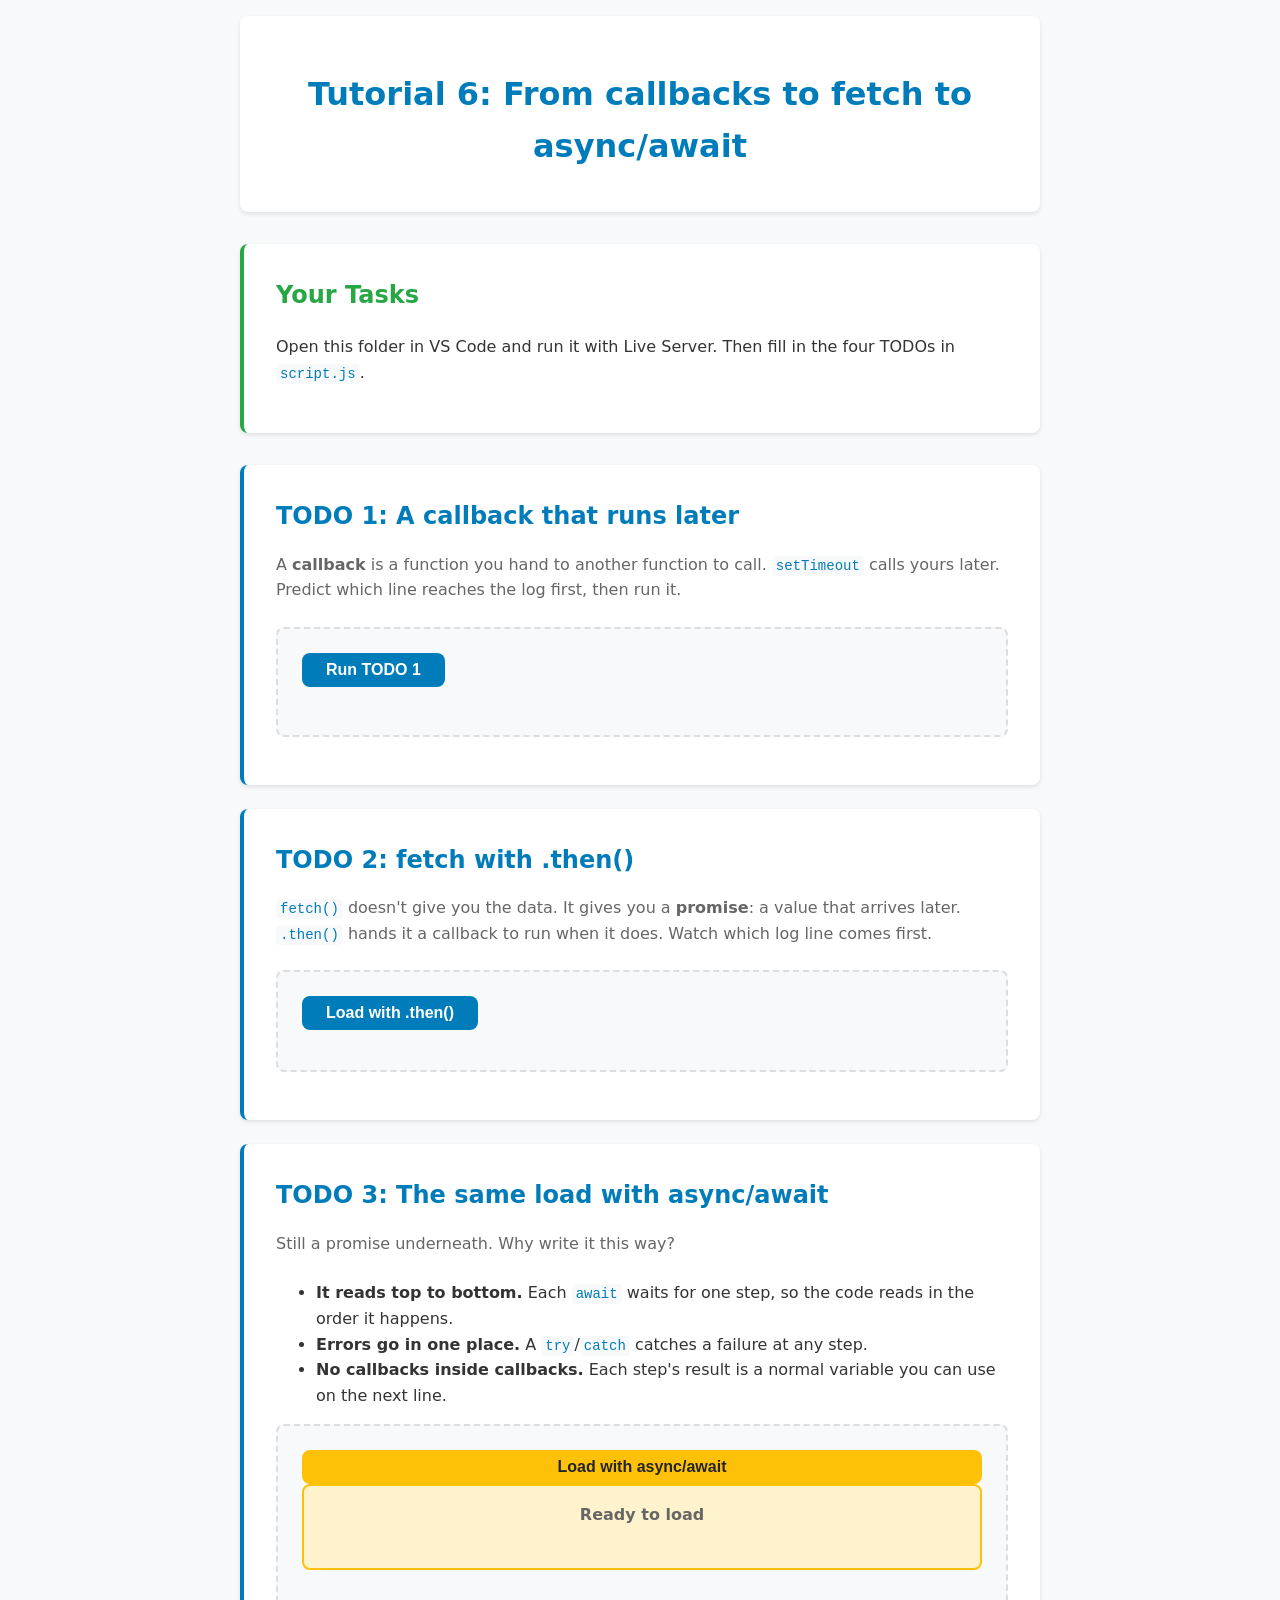
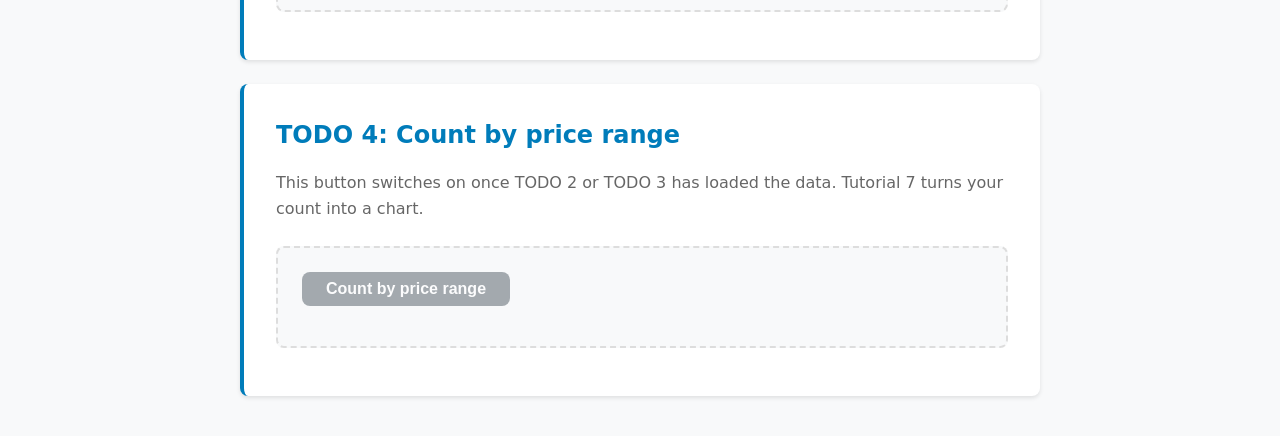
<file: index.html>
<!DOCTYPE html>
<html lang="en">
<head>
    <meta charset="UTF-8">
    <meta name="viewport" content="width=device-width, initial-scale=1.0">
    <title>Tutorial 6: From callbacks to fetch to async/await</title>
    <link rel="stylesheet" href="style.css">
</head>
<body>
    <div class="container">
        <header>
            <h1>Tutorial 6: From callbacks to fetch to async/await</h1>
        </header>

        <section class="tutorial-instructions">
            <h2>Your Tasks</h2>
            <p>Open this folder in VS Code and run it with Live Server. Then fill in the four TODOs in <code>script.js</code>.</p>
        </section>

        <section class="method-section">
            <h2>TODO 1: A callback that runs later</h2>
            <p>A <strong>callback</strong> is a function you hand to another function to call. <code>setTimeout</code> calls yours later. Predict which line reaches the log first, then run it.</p>
            <div class="demo-area">
                <button id="run-todo-1" class="method-button" type="button">Run TODO 1</button>
                <p id="ready-output" class="big-output"></p>
                <ol id="log-todo-1" class="event-log"></ol>
            </div>
        </section>

        <section class="method-section">
            <h2>TODO 2: fetch with .then()</h2>
            <p><code>fetch()</code> doesn't give you the data. It gives you a <strong>promise</strong>: a value that arrives later. <code>.then()</code> hands it a callback to run when it does. Watch which log line comes first.</p>
            <div class="demo-area">
                <button id="load-then" class="method-button" type="button">Load with .then()</button>
                <ol id="log-then" class="event-log"></ol>
            </div>
        </section>

        <section class="method-section">
            <h2>TODO 3: The same load with async/await</h2>
            <p>Still a promise underneath. Why write it this way?</p>
            <ul>
                <li><strong>It reads top to bottom.</strong> Each <code>await</code> waits for one step, so the code reads in the order it happens.</li>
                <li><strong>Errors go in one place.</strong> A <code>try</code>/<code>catch</code> catches a failure at any step.</li>
                <li><strong>No callbacks inside callbacks.</strong> Each step's result is a normal variable you can use on the next line.</li>
            </ul>
            <div class="demo-area">
                <button id="load-await" class="load-button" type="button">Load with async/await</button>
                <div id="loading-status" class="status-display">
                    <p class="status-message">Ready to load</p>
                </div>
            </div>
        </section>

        <section class="method-section">
            <h2>TODO 4: Count by price range</h2>
            <p>This button switches on once TODO 2 or TODO 3 has loaded the data. Tutorial 7 turns your count into a chart.</p>
            <div class="demo-area">
                <button id="count-by-price" class="method-button" type="button" disabled>Count by price range</button>
                <div id="count-output"></div>
            </div>
        </section>
    </div>
    <script src="script.js"></script>
</body>
</html>
</file>
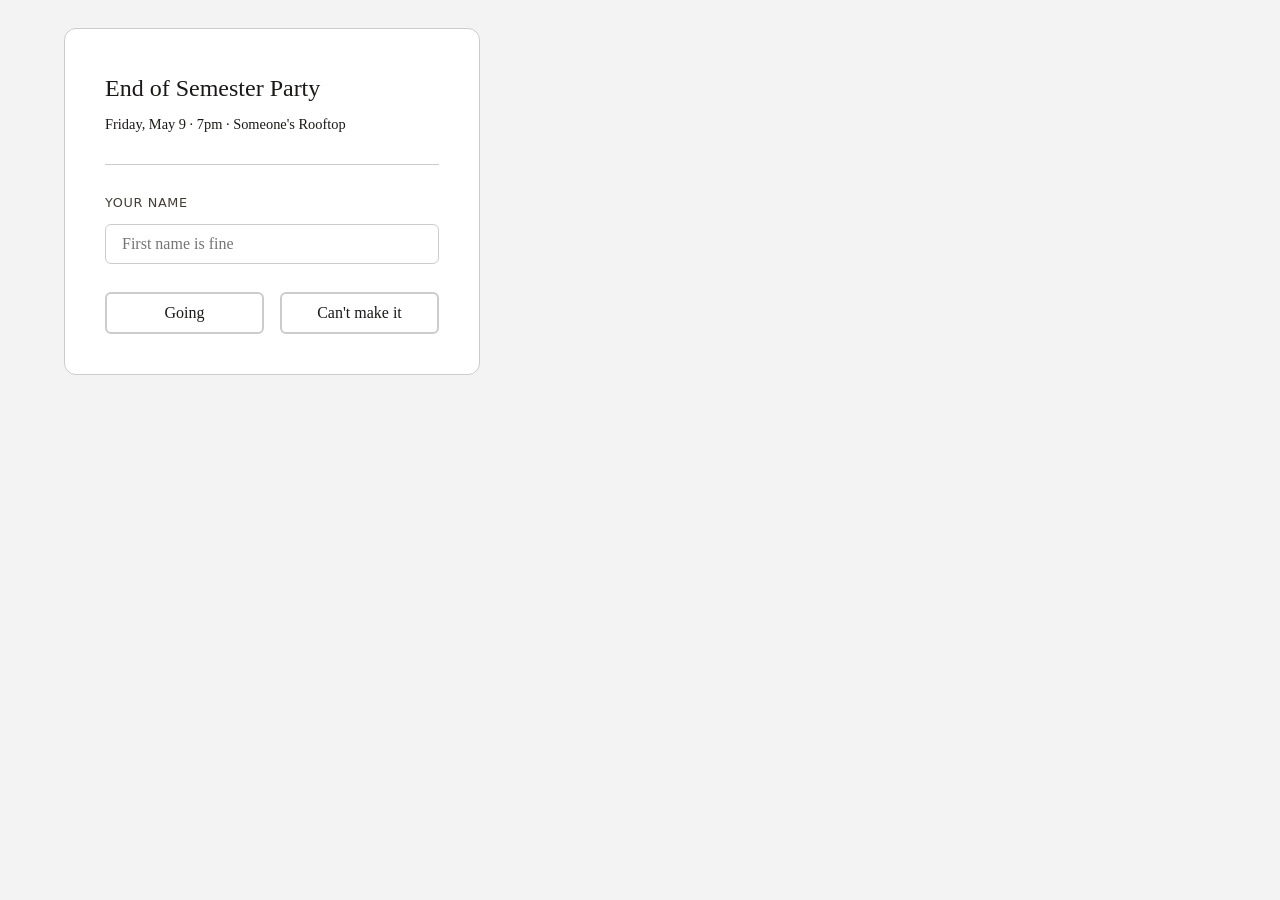
<file: card/index.html>
<!doctype html>
<html lang="en">
  <head>
    <meta charset="UTF-8" />
    <meta name="viewport" content="width=device-width, initial-scale=1.0" />
    <title>Tutorial 4: JavaScript Fundamentals</title>
    <link rel="stylesheet" href="style.css" />
  </head>
  <body>
    <div class="page">
      <!-- ── left: the RSVP card ──────────────────────────────── -->
      <div class="card" id="rsvp-card">
        <div class="event-header">
          <h1 class="event-title">End of Semester Party</h1>
          <p class="event-meta">
            Friday, May 9 &middot; 7pm &middot; Someone's Rooftop
          </p>
        </div>

        <!-- string: name -->
        <div class="field">
          <label for="name-input">Your name</label>
          <input type="text" id="name-input" placeholder="First name is fine" />
        </div>

        <!-- boolean: going or not -->
        <div class="rsvp-buttons">
          <button class="btn btn-yes" id="btn-yes">Going</button>
          <button class="btn btn-no" id="btn-no">Can't make it</button>
        </div>

        <!-- number: guest count, hidden until yes -->
        <div class="guest-field hidden" id="guest-field">
          <label for="guest-input">Bringing anyone?</label>
          <input type="number" id="guest-input" value="0" min="0" max="10" />
          <!-- 
          Note: type="number" still gives you a STRING from .value
          You have to convert it. We'll see this below.
        --></div>

        <!-- confirmation messages, hidden until a choice is made -->
        <div class="confirmation hidden" id="confirmation"></div>
        <div class="regret hidden" id="regret"></div>
      </div>
    </div>
    <script src="script.js"></script>
  </body>
</html>
</file>
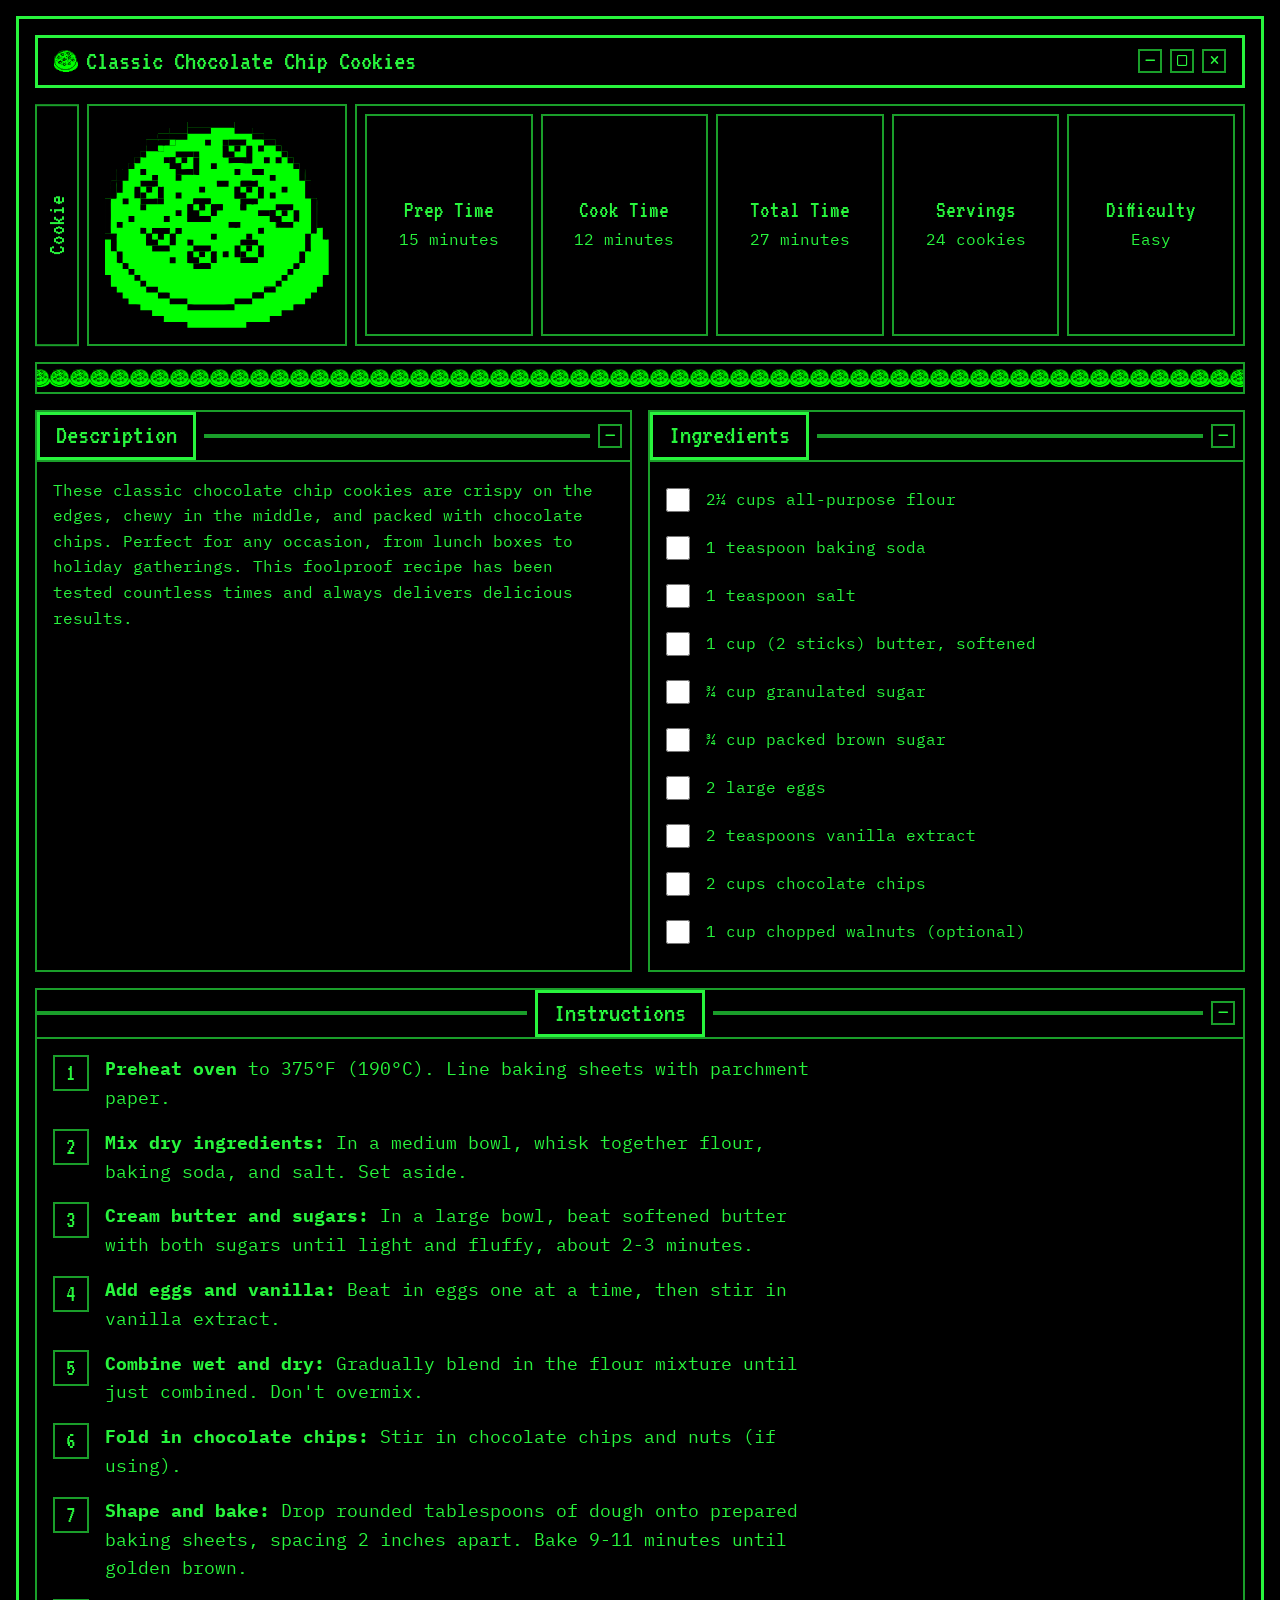
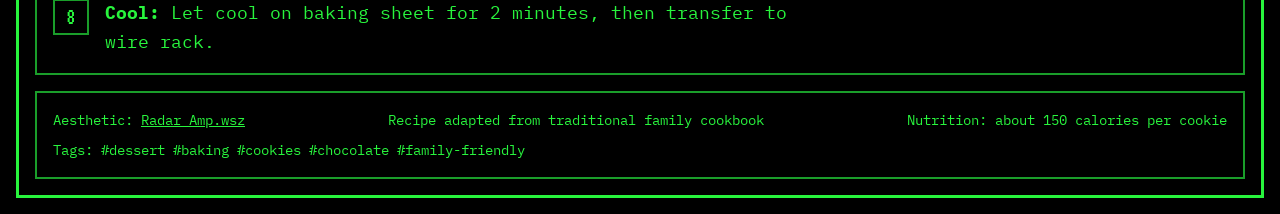
<file: Project_1/index.html>
<!doctype html>
<html lang="en">
  <head>
    <meta charset="UTF-8" />
    <meta name="viewport" content="width=device-width, initial-scale=1.0" />
    <title>Classic Chocolate Chip Cookies | Recipe Card</title>
    <link
      rel="stylesheet"
      href="https://cdnjs.cloudflare.com/ajax/libs/font-awesome/6.5.1/css/all.min.css"
    />
    <link rel="preconnect" href="https://fonts.googleapis.com" />
    <link rel="preconnect" href="https://fonts.gstatic.com" crossorigin />
    <link
      href="https://fonts.googleapis.com/css2?family=IBM+Plex+Mono:wght@400;600&family=VT323&display=swap"
      rel="stylesheet"
    />

    <link rel="stylesheet" href="style.css" />
  </head>
  <body>
    <main class="recipe">
      <header class="recipe-header">
        <div class="recipe-header-title">
          <img class="header-icon" src="images/Cookie.svg" alt="" />
          <h1 class="recipe-title">Classic Chocolate Chip Cookies</h1>
        </div>
        <div class="window-controls" aria-hidden="true">
          <span class="control"><i class="fa-solid fa-minus"></i></span>
          <span class="control"><i class="fa-regular fa-square"></i></span>
          <span class="control"><i class="fa-solid fa-xmark"></i></span>
        </div>
      </header>
      <section class="recipe-hero" aria-label="Recipe overview">
        <div class="hero-art">
          <p class="side-label" aria-hidden="true">Cookie</p>
          <div class="art-frame">
            <img
              class="recipe-image"
              src="images/Cookie.svg"
              alt="Pixel-art illustration of a chocolate chip cookie"
            />
          </div>
        </div>

        <dl class="recipe-meta">
          <div class="meta-card">
            <dt>Prep Time</dt>
            <dd>15 minutes</dd>
          </div>
          <div class="meta-card">
            <dt>Cook Time</dt>
            <dd>12 minutes</dd>
          </div>
          <div class="meta-card">
            <dt>Total Time</dt>
            <dd>27 minutes</dd>
          </div>
          <div class="meta-card">
            <dt>Servings</dt>
            <dd>24 cookies</dd>
          </div>
          <div class="meta-card">
            <dt>Difficulty</dt>
            <dd>Easy</dd>
          </div>
        </dl>
      </section>

      <div class="cookie-strip" aria-hidden="true"></div>

      <section
        class="panel recipe-description"
        aria-labelledby="description-heading"
      >
        <div class="panel-bar">
          <h2 class="panel-title" id="description-heading">Description</h2>
          <span class="panel-rule" aria-hidden="true"></span>
          <div class="window-controls" aria-hidden="true">
            <span class="control"><i class="fa-solid fa-minus"></i></span>
          </div>
        </div>
        <div class="panel-body">
          <p>
            These classic chocolate chip cookies are crispy on the edges, chewy
            in the middle, and packed with chocolate chips. Perfect for any
            occasion, from lunch boxes to holiday gatherings. This foolproof
            recipe has been tested countless times and always delivers delicious
            results.
          </p>
        </div>
      </section>

      <section
        class="panel recipe-ingredients"
        aria-labelledby="ingredients-heading"
      >
        <div class="panel-bar">
          <h2 class="panel-title" id="ingredients-heading">Ingredients</h2>
          <span class="panel-rule" aria-hidden="true"></span>
          <div class="window-controls" aria-hidden="true">
            <span class="control"><i class="fa-solid fa-minus"></i></span>
          </div>
        </div>
        <div class="panel-body">
          <ul class="ingredients-list">
            <li>
              <label
                ><input type="checkbox" /><span
                  >2¼ cups all-purpose flour</span
                ></label
              >
            </li>
            <li>
              <label
                ><input type="checkbox" /><span
                  >1 teaspoon baking soda</span
                ></label
              >
            </li>
            <li>
              <label
                ><input type="checkbox" /><span>1 teaspoon salt</span></label
              >
            </li>
            <li>
              <label
                ><input type="checkbox" /><span
                  >1 cup (2 sticks) butter, softened</span
                ></label
              >
            </li>
            <li>
              <label
                ><input type="checkbox" /><span
                  >¾ cup granulated sugar</span
                ></label
              >
            </li>
            <li>
              <label
                ><input type="checkbox" /><span
                  >¾ cup packed brown sugar</span
                ></label
              >
            </li>
            <li>
              <label><input type="checkbox" /><span>2 large eggs</span></label>
            </li>
            <li>
              <label
                ><input type="checkbox" /><span
                  >2 teaspoons vanilla extract</span
                ></label
              >
            </li>
            <li>
              <label
                ><input type="checkbox" /><span
                  >2 cups chocolate chips</span
                ></label
              >
            </li>
            <li>
              <label
                ><input type="checkbox" /><span
                  >1 cup chopped walnuts (optional)</span
                ></label
              >
            </li>
          </ul>
        </div>
      </section>
      <section
        class="panel recipe-instructions"
        aria-labelledby="instructions-heading"
      >
        <div class="panel-bar">
          <span class="panel-rule" aria-hidden="true"></span>
          <h2 class="panel-title" id="instructions-heading">Instructions</h2>
          <span class="panel-rule" aria-hidden="true"></span>
          <div class="window-controls" aria-hidden="true">
            <span class="control"><i class="fa-solid fa-minus"></i></span>
          </div>
        </div>
        <div class="panel-body">
          <ol class="instructions-list">
            <li class="instruction-step">
              <p>
                <strong>Preheat oven</strong> to 375°F (190°C). Line baking
                sheets with parchment paper.
              </p>
            </li>
            <li class="instruction-step">
              <p>
                <strong>Mix dry ingredients:</strong> In a medium bowl, whisk
                together flour, baking soda, and salt. Set aside.
              </p>
            </li>
            <li class="instruction-step">
              <p>
                <strong>Cream butter and sugars:</strong> In a large bowl, beat
                softened butter with both sugars until light and fluffy, about
                2-3 minutes.
              </p>
            </li>
            <li class="instruction-step">
              <p>
                <strong>Add eggs and vanilla:</strong> Beat in eggs one at a
                time, then stir in vanilla extract.
              </p>
            </li>
            <li class="instruction-step">
              <p>
                <strong>Combine wet and dry:</strong> Gradually blend in the
                flour mixture until just combined. Don't overmix.
              </p>
            </li>
            <li class="instruction-step">
              <p>
                <strong>Fold in chocolate chips:</strong> Stir in chocolate
                chips and nuts (if using).
              </p>
            </li>
            <li class="instruction-step">
              <p>
                <strong>Shape and bake:</strong> Drop rounded tablespoons of
                dough onto prepared baking sheets, spacing 2 inches apart. Bake
                9-11 minutes until golden brown.
              </p>
            </li>
            <li class="instruction-step">
              <p>
                <strong>Cool:</strong> Let cool on baking sheet for 2 minutes,
                then transfer to wire rack.
              </p>
            </li>
          </ol>
        </div>
      </section>

      <footer class="recipe-footer">
        <!-- TODO: replace the name and the link with your CARI aesthetic (pass/fail requirement) -->
        <p>
          Aesthetic:
          <a
            href="https://skins.webamp.org/skin/0b2254d9f56d85515b7bbf2a84108ae5/Radar_Amp.wsz"
            >Radar_Amp.wsz</a
          >
        </p>
        <p>Recipe adapted from traditional family cookbook</p>
        <p>Nutrition: about 150 calories per cookie</p>
        <p>Tags: #dessert #baking #cookies #chocolate #family-friendly</p>
      </footer>
    </main>
  </body>
</html>
</file>
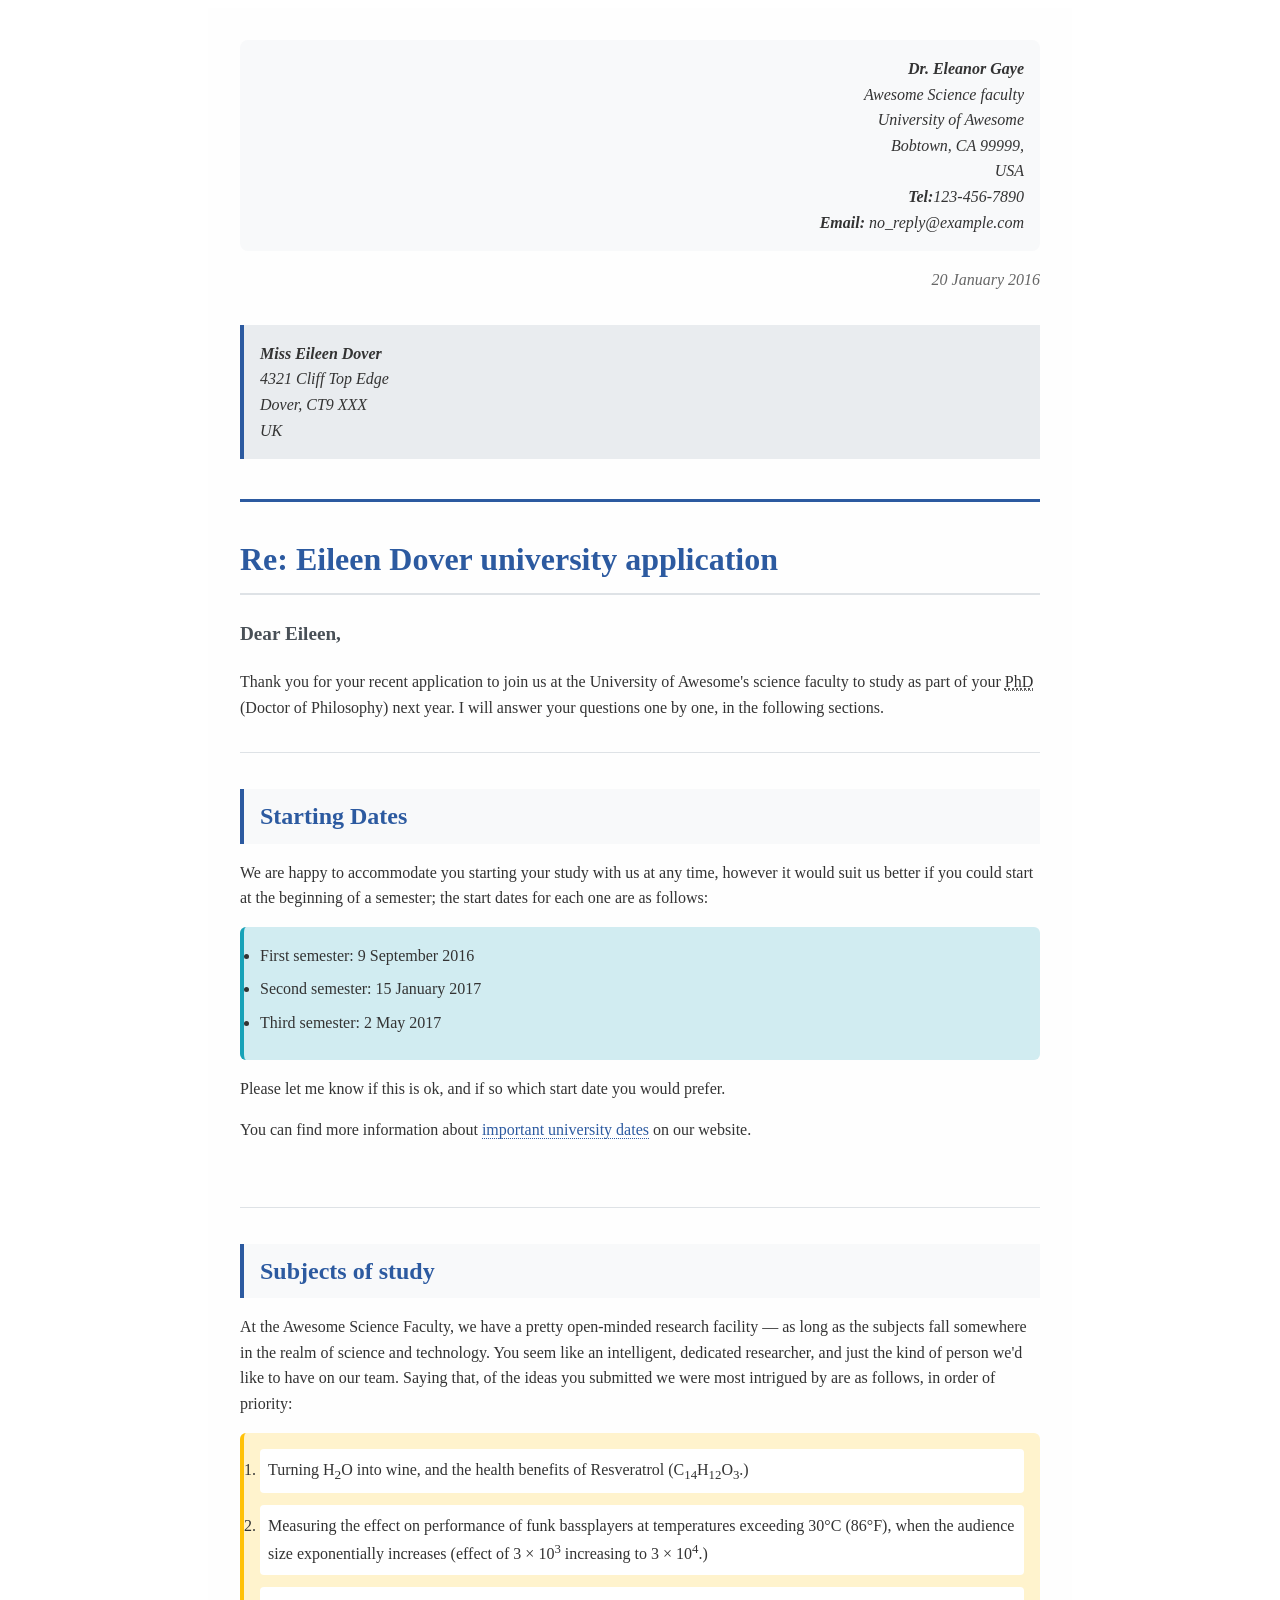
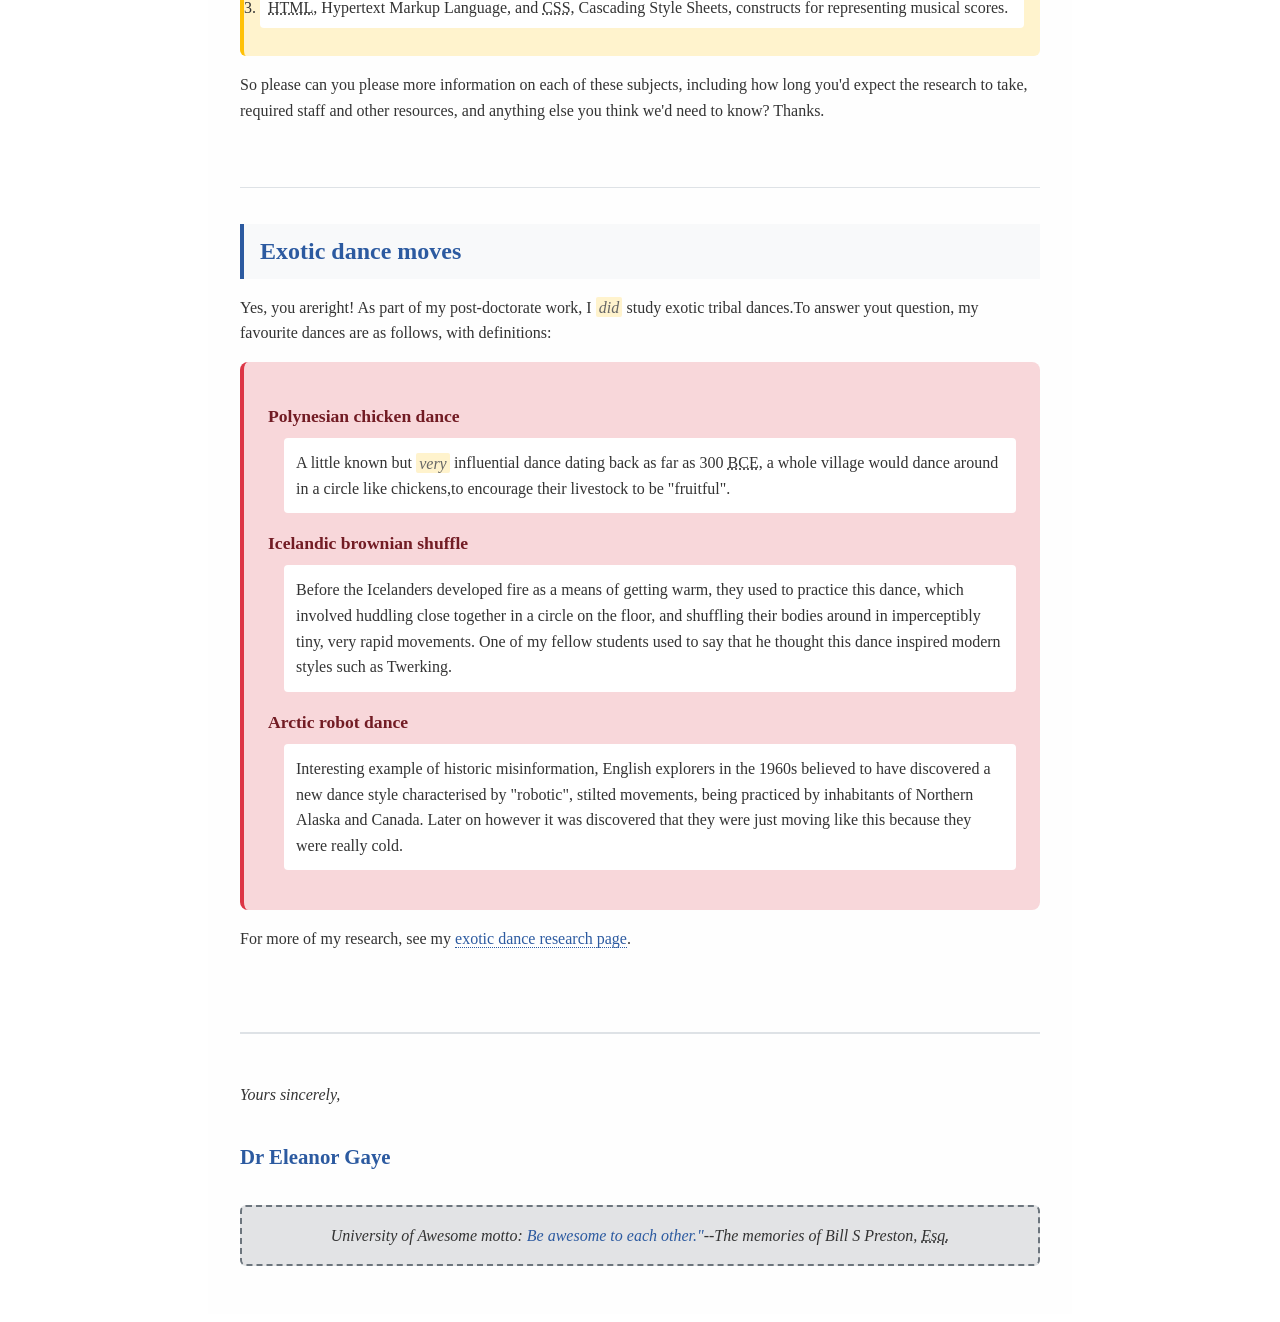
<file: Tutorial_1/index.html>
<!DOCTYPE html>
<html lang="en US">
  <head>
    <meta charset="utf-8" />
    <title>Letter</title>
    <link rel="stylesheet" href="styles.css" />
  </head>
  <body>
    <div class="letter-document">
    <div class="sender-info">
      <address>
        <strong>Dr. Eleanor Gaye</strong><br />
        Awesome Science faculty<br />
        University of Awesome<br />
        Bobtown, CA 99999,<br />
        USA<br />
        <strong>Tel:</strong>123-456-7890<br />
        <strong>Email:</strong> no_reply@example.com
      </address>
    </div>

    <div class="letter-date">
      <address>
        <time datetime="2016-01-20">20 January 2016</time>
      </address>
    </div>

    <div class="recipient-info">
      <address>
        <strong>Miss Eileen Dover</strong><br />
        4321 Cliff Top Edge<br />
        Dover, CT9 XXX<br/>
        UK
      </address>
    </div>

    <div class="letter-header"></div>

    <h1 class="letter-subject">Re: Eileen Dover university application</h1>
    <p class="letter-greeting">Dear Eileen,</p>
    <p>
      Thank you for your recent application to join us at the University of
      Awesome's science faculty to study as part of your
      <abbr title="Doctor of Philosophy" class="abbreviation">PhD</abbr>
      (Doctor of Philosophy) next year. I will answer your questions one by one,
      in the following sections.
    </p>

    <div class="content-section">
      <h2 class="section-heading">Starting Dates</h2>
      <p>
        We are happy to accommodate you starting your study with us at any time,
        however it would suit us better if you could start at the beginning of a
        semester; the start dates for each one are as follows:
      </p>

      <ul class="semester-dates">
        <li>First semester: 9 September 2016</li>
        <li>Second semester: 15 January 2017</li>
        <li>Third semester: 2 May 2017</li>
      </ul>
      <p>
        Please let me know if this is ok, and if so which start date you would
        prefer.
      </p>
      
      <p>
        You can find more information about
        <a href="important-university-dates.html" class="letter-link"
          >important university dates</a
        >
        on our website.
      </p>
    </div>

    <div class="content-section">
      <h2 class="section-heading">Subjects of study</h2>
      <p>
        At the Awesome Science Faculty, we have a pretty open-minded research
        facility — as long as the subjects fall somewhere in the realm of
        science and technology. You seem like an intelligent, dedicated
        researcher, and just the kind of person we'd like to have on our team.
        Saying that, of the ideas you submitted we were most intrigued by are as
        follows, in order of priority:
      </p>

      <ol class="priority-list">
        <li>
          Turning H<sub>2</sub>O into wine, and the health benefits of Resveratrol
          (C<span class="subscript">14</span>H<span class="subscript">12</span>O<span class="subscript">3</span>.)
        </li>
        <li>
          Measuring the effect on performance of funk bassplayers at
          temperatures exceeding 30°C (86°F), when the audience size
          exponentially increases (effect of 3 × 10<sub class="superscript">3</sub> increasing to 3 × 10<span class="superscript">4</span>.)
        </li>
        <li>
          <abbr title="Hypertext Markup Language">HTML</abbr>, Hypertext Markup
          Language, and <abbr title="Cascading Style Sheets">CSS</abbr>, Cascading Style Sheets, constructs for representing
          musical scores.
        </li>
      </ol>

      <p>
        So please can you please more information on each of these subjects,
        including how long you'd expect the research to take, required staff and
        other resources, and anything else you think we'd need to know? Thanks.
      </p>
    </div>

    <div class="content-section">
      <h2 class="section-heading">Exotic dance moves</h2>
      <p>
        Yes, you areright! As part of my post-doctorate work, I
        <mark class="emphasis citation">did</mark> study exotic tribal dances.To
        answer yout question, my favourite dances are as follows, with
        definitions:
      </p>
      <dl class="dance-definitions">
        <dt class="dance-term">Polynesian chicken dance</dt>
        <dd class="dance-definition">
          A little known but
          <mark class="emphasis citation">very</mark> influential dance dating
          back as far as 300 <abbr title="Before Common Era">BCE,</abbr> a whole
          village would dance around in a circle like chickens,to encourage
          their livestock to be "fruitful".
        </dd>
        <dt class="dance-term">Icelandic brownian shuffle</dt>
        <dd class="dance-definition">
          Before the Icelanders developed fire as a means of getting warm, they
          used to practice this dance, which involved huddling close together in
          a circle on the floor, and shuffling their bodies around in
          imperceptibly tiny, very rapid movements. One of my fellow students
          used to say that he thought this dance inspired modern styles such as
          Twerking.
        </dd>
        <dt class="dance-term">Arctic robot dance</dt>
        <dd class="dance-definition">
          Interesting example of historic misinformation, English explorers in
          the 1960s believed to have discovered a new dance style characterised
          by "robotic", stilted movements, being practiced by inhabitants of
          Northern Alaska and Canada. Later on however it was discovered that
          they were just moving like this because they were really cold.
        </dd>
      </dl>
      <p>
        For more of my research, see my
        <a href="exotic-dance-research.html" class="letter-link"
          >exotic dance research page</a
        >.
      </p>
    </div>

    <div class="letter-closing">
      <p class="closing-phrase">Yours sincerely,</p>
      <h3 class="signature">Dr Eleanor Gaye</h3>
      <p class="university-motto">
        University of Awesome motto:
        <span class="inline-quote">Be awesome to each other."</span>--The
        memories of Bill S Preston, <abbr title="William Bill S. Preston, Esq">Esq.</abbr>
      </p>
    </div>
  </body>
</html>
</file>
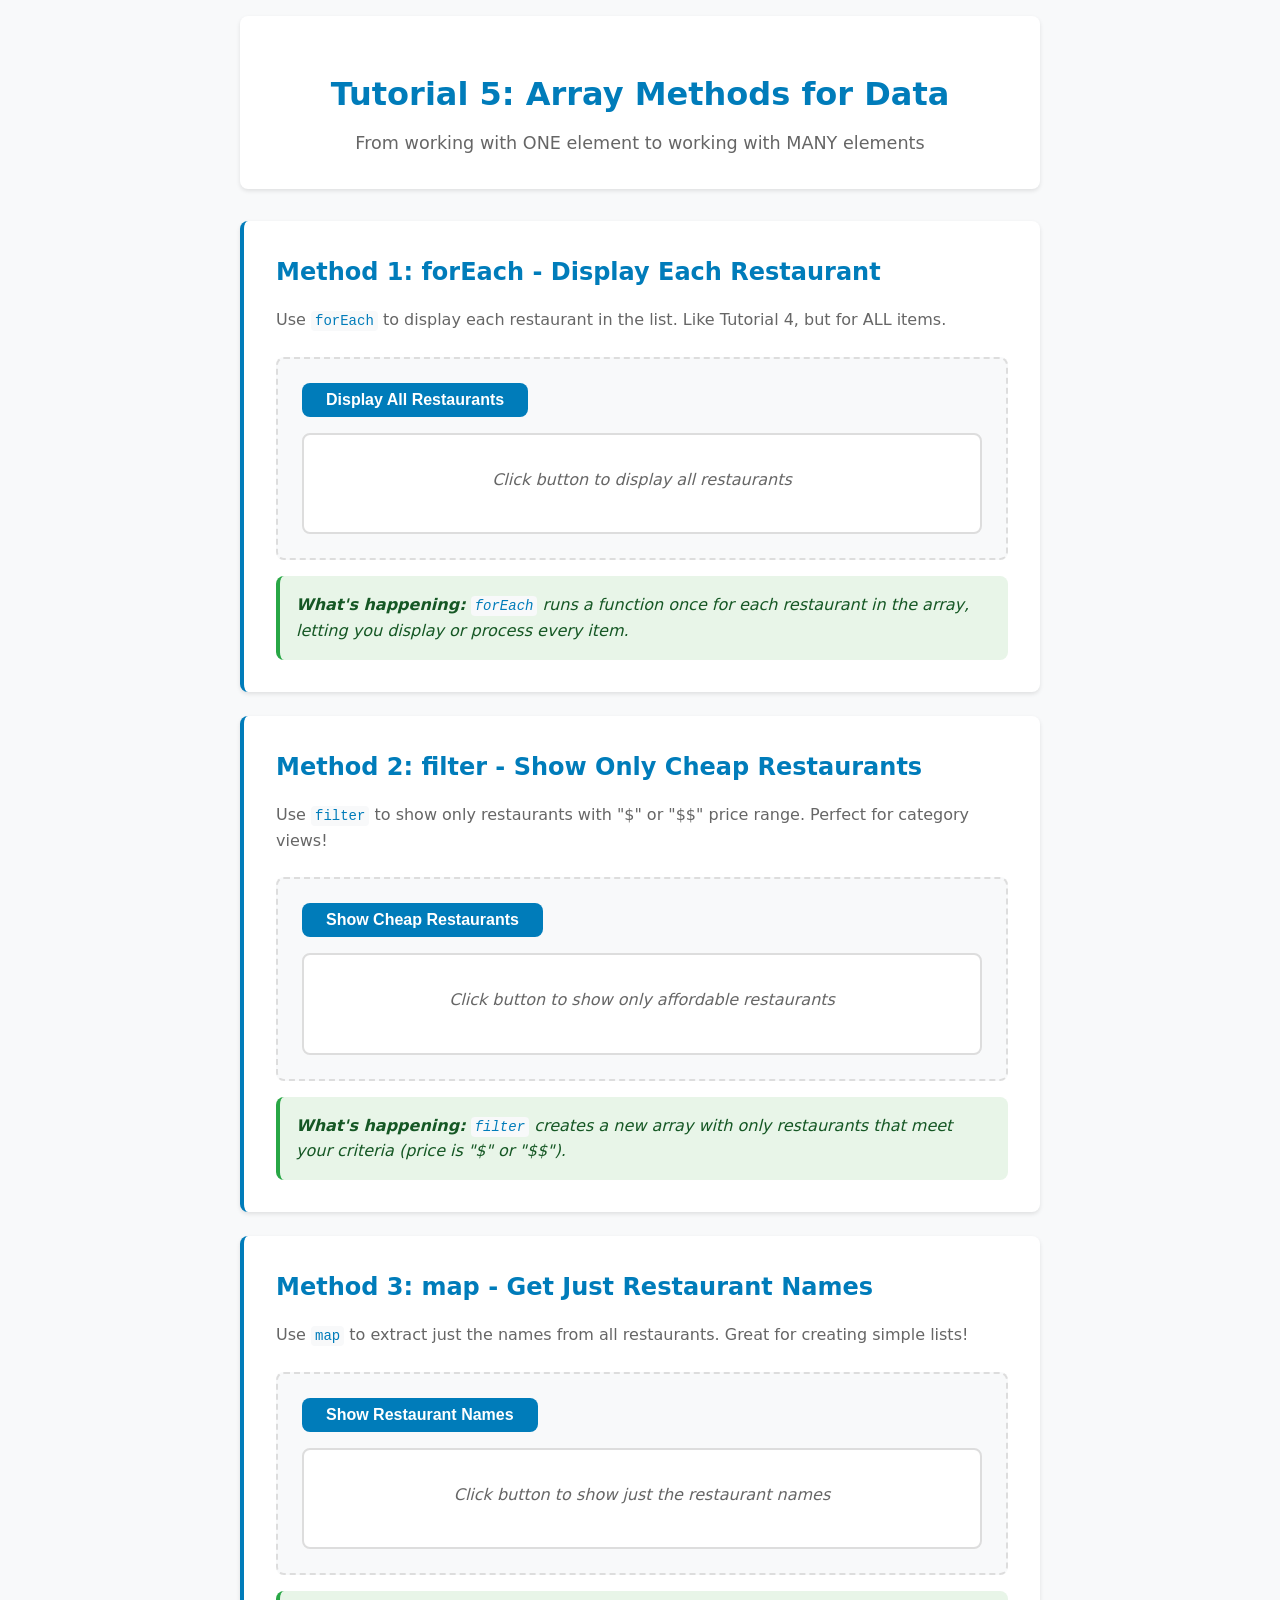
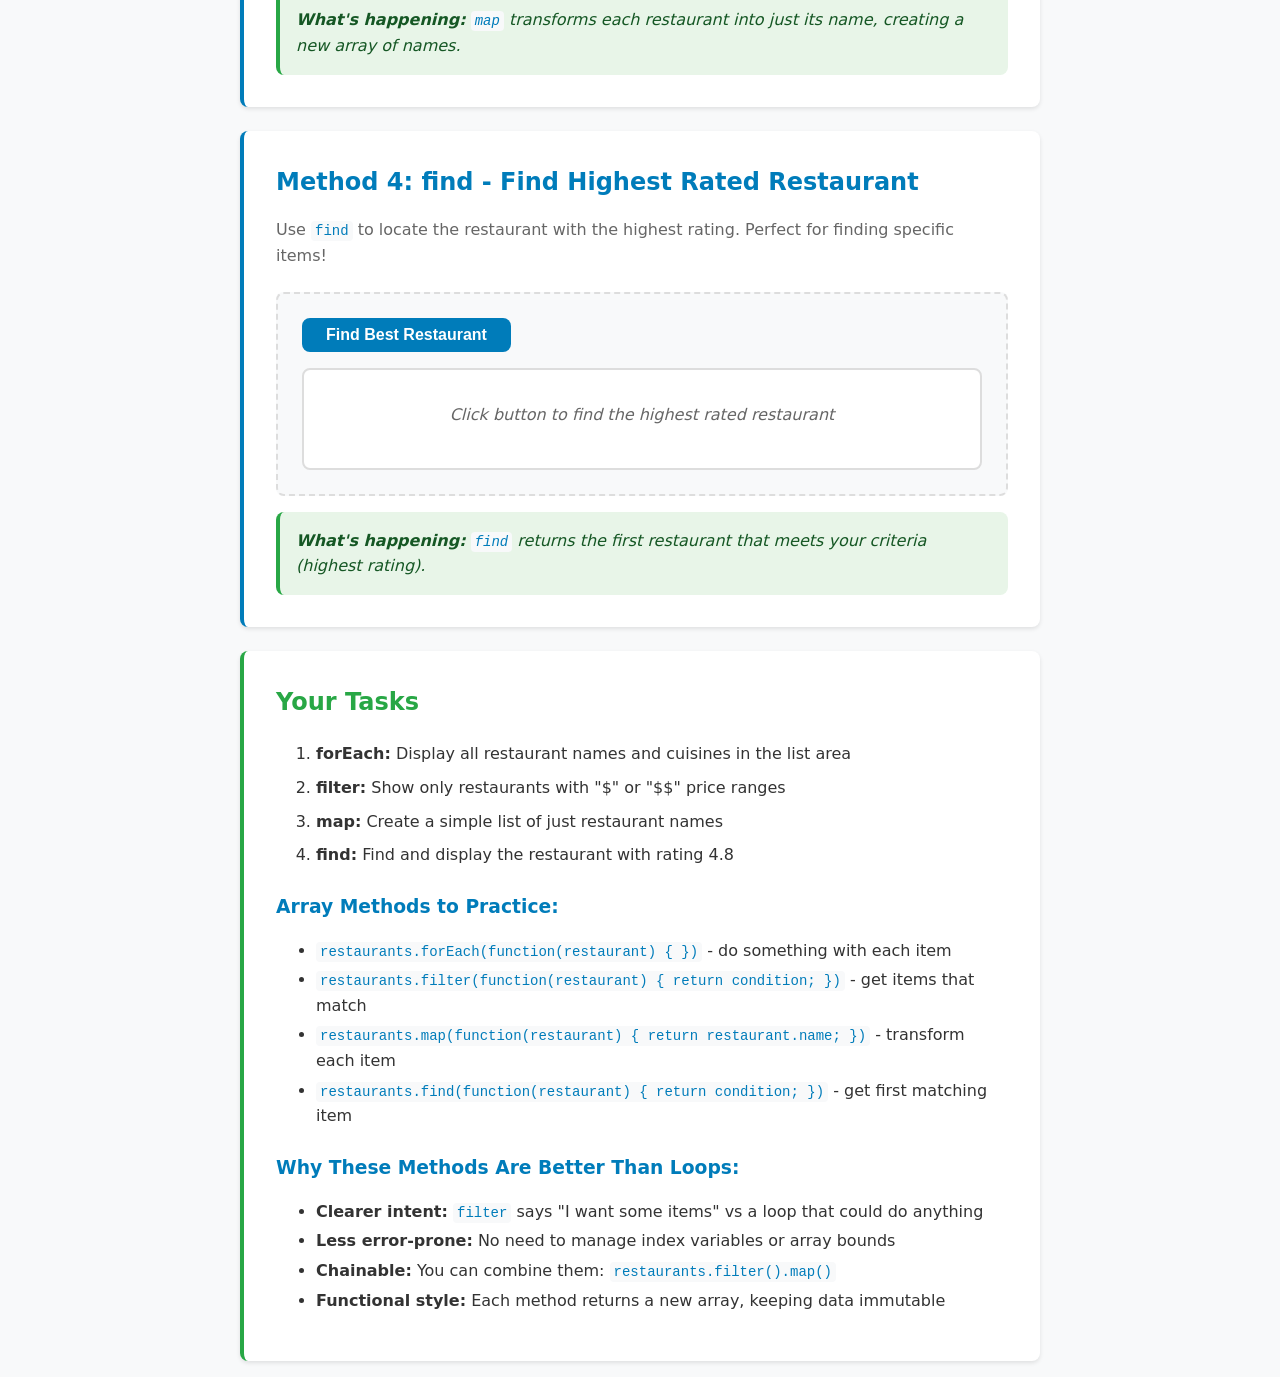
<file: Tutorial_5/index.html>
<!DOCTYPE html>
<html lang="en">
<head>
    <meta charset="UTF-8">
    <meta name="viewport" content="width=device-width, initial-scale=1.0">
    <title>Tutorial 5: Array Methods for Data</title>
    <link rel="stylesheet" href="style.css">
</head>
<body>
    <div class="container">
        <header>
            <h1>Tutorial 5: Array Methods for Data</h1>
            <p>From working with ONE element to working with MANY elements</p>
        </header>

        <!-- Method 1: forEach - Do something to each item -->
        <section class="method-section">
            <h2>Method 1: forEach - Display Each Restaurant</h2>
            <p>Use <code>forEach</code> to display each restaurant in the list. Like Tutorial 4, but for ALL items.</p>
            
            <div class="demo-area">
                <button id="display-button" class="method-button">Display All Restaurants</button>
                <div id="restaurant-list" class="result-area">
                    <p class="placeholder">Click button to display all restaurants</p>
                </div>
            </div>
            
            <div class="explanation">
                <p><strong>What's happening:</strong> <code>forEach</code> runs a function once for each restaurant in the array, letting you display or process every item.</p>
            </div>
        </section>

        <!-- Method 2: filter - Show only items that match criteria -->
        <section class="method-section">
            <h2>Method 2: filter - Show Only Cheap Restaurants</h2>
            <p>Use <code>filter</code> to show only restaurants with "$" or "$$" price range. Perfect for category views!</p>
            
            <div class="demo-area">
                <button id="filter-button" class="method-button">Show Cheap Restaurants</button>
                <div id="filtered-list" class="result-area">
                    <p class="placeholder">Click button to show only affordable restaurants</p>
                </div>
            </div>
            
            <div class="explanation">
                <p><strong>What's happening:</strong> <code>filter</code> creates a new array with only restaurants that meet your criteria (price is "$" or "$$").</p>
            </div>
        </section>

        <!-- Method 3: map - Transform data to get specific information -->
        <section class="method-section">
            <h2>Method 3: map - Get Just Restaurant Names</h2>
            <p>Use <code>map</code> to extract just the names from all restaurants. Great for creating simple lists!</p>
            
            <div class="demo-area">
                <button id="map-button" class="method-button">Show Restaurant Names</button>
                <div id="mapped-list" class="result-area">
                    <p class="placeholder">Click button to show just the restaurant names</p>
                </div>
            </div>
            
            <div class="explanation">
                <p><strong>What's happening:</strong> <code>map</code> transforms each restaurant into just its name, creating a new array of names.</p>
            </div>
        </section>

        <!-- Method 4: find - Get one specific item -->
        <section class="method-section">
            <h2>Method 4: find - Find Highest Rated Restaurant</h2>
            <p>Use <code>find</code> to locate the restaurant with the highest rating. Perfect for finding specific items!</p>
            
            <div class="demo-area">
                <button id="find-button" class="method-button">Find Best Restaurant</button>
                <div id="found-item" class="result-area">
                    <p class="placeholder">Click button to find the highest rated restaurant</p>
                </div>
            </div>
            
            <div class="explanation">
                <p><strong>What's happening:</strong> <code>find</code> returns the first restaurant that meets your criteria (highest rating).</p>
            </div>
        </section>

        <!-- Tutorial Instructions -->
        <section class="tutorial-instructions">
            <h2>Your Tasks</h2>
            <ol>
                <li><strong>forEach:</strong> Display all restaurant names and cuisines in the list area</li>
                <li><strong>filter:</strong> Show only restaurants with "$" or "$$" price ranges</li>
                <li><strong>map:</strong> Create a simple list of just restaurant names</li>
                <li><strong>find:</strong> Find and display the restaurant with rating 4.8</li>
            </ol>
            
            <h3>Array Methods to Practice:</h3>
            <ul>
                <li><code>restaurants.forEach(function(restaurant) { })</code> - do something with each item</li>
                <li><code>restaurants.filter(function(restaurant) { return condition; })</code> - get items that match</li>
                <li><code>restaurants.map(function(restaurant) { return restaurant.name; })</code> - transform each item</li>
                <li><code>restaurants.find(function(restaurant) { return condition; })</code> - get first matching item</li>
            </ul>
            
            <h3>Why These Methods Are Better Than Loops:</h3>
            <ul>
                <li><strong>Clearer intent:</strong> <code>filter</code> says "I want some items" vs a loop that could do anything</li>
                <li><strong>Less error-prone:</strong> No need to manage index variables or array bounds</li>
                <li><strong>Chainable:</strong> You can combine them: <code>restaurants.filter().map()</code></li>
                <li><strong>Functional style:</strong> Each method returns a new array, keeping data immutable</li>
            </ul>
        </section>
    </div>

    <script src="script.js" defer></script>
</body>
</html>
</file>
<file: style.css>
/* =====================================================
   TUTORIAL 6: FROM CALLBACKS TO FETCH TO ASYNC/AWAIT
   Consistent styling with previous tutorials + async states
   ===================================================== */

/* ROOT VARIABLES */
:root {
    --primary-color: #007cba;
    --secondary-color: #28a745;
    --warning-color: #ffc107;
    --error-color: #dc3545;
    --background-color: #f8f9fa;
    --card-background: #ffffff;
    --text-color: #333;
    --border-color: #ddd;
    --shadow: 0 0.125rem 0.25rem rgba(0, 0, 0, 0.1);
    --border-radius: 0.5rem;
    --spacing-sm: 0.5rem;
    --spacing-md: 1rem;
    --spacing-lg: 1.5rem;
    --spacing-xl: 2rem;
}

/* BASE STYLES */
* {
    box-sizing: border-box;
}

body {
    font-family: system-ui, -apple-system, sans-serif;
    margin: 0;
    padding: var(--spacing-md);
    background: var(--background-color);
    color: var(--text-color);
    line-height: 1.6;
}

.container {
    max-width: 50rem;
    margin: 0 auto;
}

/* HEADER */
header {
    text-align: center;
    margin-bottom: var(--spacing-xl);
    padding: var(--spacing-xl);
    background: var(--card-background);
    border-radius: var(--border-radius);
    box-shadow: var(--shadow);
}

header h1 {
    color: var(--primary-color);
    margin-bottom: var(--spacing-sm);
}

header p {
    color: #666;
    font-size: 1.1rem;
    margin: 0;
}

/* STATUS SECTION - New for Tutorial 6 */
.status-section {
    background: var(--card-background);
    margin-bottom: var(--spacing-lg);
    padding: var(--spacing-xl);
    border-radius: var(--border-radius);
    box-shadow: var(--shadow);
    border-left: 0.25rem solid var(--warning-color);
}

.status-section h2 {
    color: var(--warning-color);
    margin-top: 0;
    margin-bottom: var(--spacing-md);
}

.status-display {
    background: #fff3cd;
    border: 2px solid var(--warning-color);
    border-radius: var(--border-radius);
    padding: var(--spacing-md);
    margin-bottom: var(--spacing-md);
    text-align: center;
}

.status-message {
    margin: 0;
    font-weight: bold;
    color: #856404;
}

/* LOADING STATES */
.status-display.loading {
    background: #cce7ff;
    border-color: var(--primary-color);
    animation: pulse 1.5s ease-in-out infinite;
}

.status-display.loading .status-message {
    color: var(--primary-color);
}

.status-display.success {
    background: #d4edda;
    border-color: var(--secondary-color);
}

.status-display.success .status-message {
    color: #155724;
}

.status-display.error {
    background: #f8d7da;
    border-color: var(--error-color);
}

.status-display.error .status-message {
    color: #721c24;
}

/* PULSE ANIMATION FOR LOADING */
@keyframes pulse {
    0% { opacity: 1; }
    50% { opacity: 0.7; }
    100% { opacity: 1; }
}

/* LOAD BUTTON */
.load-button {
    background: var(--warning-color);
    color: #212529;
    border: none;
    padding: var(--spacing-sm) var(--spacing-lg);
    border-radius: var(--border-radius);
    cursor: pointer;
    font-size: 1rem;
    font-weight: bold;
    transition: all 0.2s ease;
    display: block;
    width: 100%;
}

.load-button:hover {
    background: #e0a800;
    transform: translateY(-1px);
}

.load-button:disabled {
    background: #6c757d;
    cursor: not-allowed;
    transform: none;
}

/* METHOD SECTIONS - Same as Tutorial 5 */
.method-section {
    background: var(--card-background);
    margin-bottom: var(--spacing-lg);
    padding: var(--spacing-xl);
    border-radius: var(--border-radius);
    box-shadow: var(--shadow);
    border-left: 0.25rem solid var(--primary-color);
}


.method-section h2 {
    color: var(--primary-color);
    margin-top: 0;
    margin-bottom: var(--spacing-sm);
}


.method-section p {
    margin-bottom: var(--spacing-lg);
    color: #666;
}

.method-section code {
    background: #f8f9fa;
    padding: 0.125rem 0.25rem;
    border-radius: 0.25rem;
    font-family: 'Courier New', monospace;
    font-size: 0.875rem;
    color: var(--primary-color);
}

/* DEMO AREAS */
.demo-area {
    background: #f8f9fa;
    padding: var(--spacing-lg);
    border-radius: var(--border-radius);
    border: 2px dashed var(--border-color);
    margin-bottom: var(--spacing-md);
}

/* BUTTONS */
.method-button {
    background: var(--primary-color);
    color: white;
    border: none;
    padding: var(--spacing-sm) var(--spacing-lg);
    border-radius: var(--border-radius);
    cursor: pointer;
    font-size: 1rem;
    font-weight: bold;
    transition: all 0.2s ease;
    display: block;
    margin-bottom: var(--spacing-md);
}

.method-button:hover:not(:disabled) {
    background: #005a87;
    transform: translateY(-1px);
}

.method-button:focus {
    outline: 2px solid var(--secondary-color);
    outline-offset: 2px;
}

.method-button:disabled {
    background: #6c757d;
    cursor: not-allowed;
    transform: none;
    opacity: 0.6;
}



/* RESULT AREAS - Same as Tutorial 5 */
.result-area {
    background: white;
    border: 2px solid var(--border-color);
    border-radius: var(--border-radius);
    padding: var(--spacing-md);
    min-height: 6rem;
    max-height: 20rem;
    overflow-y: auto;
}

.placeholder {
    color: #666;
    font-style: italic;
    text-align: center;
    margin: var(--spacing-md) 0;
}

/* RESULT CONTENT STYLING - Same as Tutorial 5 */






/* LIST STYLES FOR MAP RESULTS */




/* ERROR DISPLAY STYLES */

/* EXPLANATIONS */
.explanation {
    background: #e8f5e8;
    padding: var(--spacing-md);
    border-radius: var(--border-radius);
    border-left: 0.25rem solid var(--secondary-color);
}

.explanation p {
    margin: 0;
    font-style: italic;
    color: #155724;
}

/* TUTORIAL INSTRUCTIONS */
.tutorial-instructions {
    background: white;
    padding: var(--spacing-xl);
    border-radius: var(--border-radius);
    box-shadow: var(--shadow);
    border-left: 0.25rem solid var(--secondary-color);
}

.tutorial-instructions h2 {
    color: var(--secondary-color);
    margin-top: 0;
}

.tutorial-instructions h3 {
    color: var(--primary-color);
    margin-top: var(--spacing-lg);
    margin-bottom: var(--spacing-sm);
}

.tutorial-instructions code {
    background: #f8f9fa;
    padding: 0.125rem 0.25rem;
    border-radius: 0.25rem;
    font-family: 'Courier New', monospace;
    font-size: 0.875rem;
    color: var(--primary-color);
}

.tutorial-instructions ol li {
    margin-bottom: var(--spacing-sm);
}

.tutorial-instructions ul li {
    margin-bottom: 0.25rem;
}

/* TUTORIAL 6 PARTS */
.tutorial-instructions {
    margin-bottom: var(--spacing-xl);
}


.demo-area h3 {
    margin: 0 0 var(--spacing-sm);
    font-size: 1rem;
}


/* What ran, in order, with the time since the button was clicked */
.event-log {
    margin: var(--spacing-sm) 0 0;
    padding-left: 1.5rem;
    font-family: 'Courier New', monospace;
    font-size: 0.875rem;
}

.event-log li {
    padding: 0.125rem 0;
}

.log-time {
    color: #6c757d;
}

.big-output {
    margin: var(--spacing-sm) 0 0;
    font-size: 1.25rem;
    font-weight: 600;
}


.count-table {
    width: 100%;
    margin-top: var(--spacing-sm);
    border-collapse: collapse;
}

.count-table caption {
    caption-side: top;
    text-align: left;
    font-weight: 600;
    padding-bottom: var(--spacing-sm);
}

.count-table th,
.count-table td {
    padding: 0.35rem 0.5rem;
    border-bottom: 1px solid var(--border-color);
    text-align: left;
}

.count-table td {
    text-align: right;
}

/* RESPONSIVE DESIGN */
@media (max-width: 48rem) {
    .container {
        padding: var(--spacing-sm);
    }
    
    .method-section,
    .status-section {
        padding: var(--spacing-md);
    }
    
    .demo-area {
        padding: var(--spacing-md);
    }
    
    .result-area {
        max-height: 15rem;
    }
}
</file>
<file: card/style.css>
/* =====================================================
   TUTORIAL 4: JAVASCRIPT FUNDAMENTALS
   Reinforcing: CSS variables, grid, flexbox
   ===================================================== */

:root {
  /* color */
  --color-bg: #f3f3f3;
  --color-card: #ffffff;
  --color-text: #1a1917;
  --color-muted: #433d34;
  --color-border: #cccccc;
  --color-accent: #fcd44b;

  --color-yes: #4a90a4;
  --color-yes-light: #4a90a4;
  /* derived */
  --color-no: #e55a5a;
  --color-no-light: hsl(0, 70%, 93%);
  /* derived from red, same method */

  --color-task-bg: #fcfcfc;
  --color-task-border: #cccccc;
  --color-stretch: #fff9d8;

  /* spacing */
  --space-xs: 0.375rem;
  --space-sm: 0.625rem;
  --space-md: 1rem;
  --space-lg: 1.75rem;
  --space-xl: 2.5rem;

  /* shape */
  --radius: 0.75rem;
  --radius-sm: 0.375rem;
}

/* ── reset ──────────────────────────────────────────── */
*,
*::before,
*::after {
  box-sizing: border-box;
  margin: 0;
  padding: 0;
}

body {
  font-family: Georgia, serif;
  background: var(--color-bg);
  color: var(--color-text);
  min-height: 100vh;
  padding: var(--space-lg);
  line-height: 1.6;
}

/* ── page layout: card + tasks side by side ─────────── */
.page {
  display: grid;
  grid-template-columns: 26rem 1fr;
  gap: var(--space-xl);
  align-items: start;
  max-width: 72rem;
  margin: 0 auto;
}

@media (max-width: 52rem) {
  .page {
    grid-template-columns: 1fr;
  }
}

/* ── RSVP card ──────────────────────────────────────── */
.card {
  background: var(--color-card);
  border: 1px solid var(--color-border);
  border-radius: var(--radius);
  padding: var(--space-xl);
  display: grid;
  gap: var(--space-lg);
  position: sticky;
  top: var(--space-lg);
}

.event-header {
  display: grid;
  gap: var(--space-xs);
  padding-bottom: var(--space-lg);
  border-bottom: 1px solid var(--color-border);
}

.event-title {
  font-size: 1.5rem;
  font-weight: normal;
}

.event-meta {
  font-size: 0.9rem;
}

/* ── inputs ─────────────────────────────────────────── */
.field,
.guest-field {
  display: grid;
  gap: var(--space-sm);
}

label {
  font-size: 0.8rem;
  text-transform: uppercase;
  letter-spacing: 0.05em;
  color: var(--color-muted);
  font-family: system-ui, sans-serif;
}

input {
  border: 1px solid var(--color-border);
  border-radius: var(--radius-sm);
  padding: var(--space-sm) var(--space-md);
  font-family: inherit;
  font-size: 1rem;
  color: var(--color-text);
  width: 100%;
  background: var(--color-card);
}

input:focus {
  outline: 2px solid var(--color-accent);
  outline-offset: 2px;
  border-color: transparent;
}

/* ── yes / no buttons ───────────────────────────────── */
.rsvp-buttons {
  display: flex;
  gap: var(--space-md);
}

.btn {
  flex: 1;
  padding: var(--space-sm) var(--space-md);
  border: 2px solid var(--color-border);
  border-radius: var(--radius-sm);
  background: var(--color-card);
  font-family: inherit;
  font-size: 1rem;
  cursor: pointer;
  color: var(--color-text);
  transition:
    background 0.15s ease,
    border-color 0.15s ease,
    color 0.15s ease;
}

.btn:hover {
  border-color: var(--color-muted);
}

/* active states — JS adds/removes the .active class */
.btn-yes.active {
  background: var(--color-yes-light);
  border-color: #4a90a4;
  color: #f6f8f9;
}

.btn-no.active {
  background: var(--color-no-light);
  border-color: var(--color-no);
  color: var(--color-no);
}

/* ── response messages ──────────────────────────────── */
.confirmation {
  background: var(--color-yes-light);
  color: #f6f8f9;
  border-radius: var(--radius-sm);
  padding: var(--space-md);
  font-size: 0.95rem;
  line-height: 1.5;
}

.regret {
  background: var(--color-no-light);
  color: var(--color-no);
  border-radius: var(--radius-sm);
  padding: var(--space-md);
  font-size: 0.95rem;
}

/* ── utility ─────────────────────────────────────────── */
.hidden {
  display: none;
}

/* ── tasks panel ─────────────────────────────────────── */
.tasks-panel {
  display: grid;
  gap: var(--space-lg);
  font-family: system-ui, sans-serif;
}

.tasks-panel h2 {
  font-size: 1.3rem;
  font-weight: 600;
  background: var(--color-accent);
  padding: 0.2rem 1rem;
}

.tasks-panel .intro {
  font-size: 0.95rem;
}

.task-group {
  background: var(--color-task-bg);
  border: 1px solid var(--color-task-border);
  border-radius: var(--radius-sm);
  padding: var(--space-lg);
  display: grid;
  gap: var(--space-sm);
}

.task-group h3 {
  font-size: 0.95rem;
  font-weight: 600;
  text-transform: uppercase;
  letter-spacing: 0.04em;
  color: var(--color-text);

  border-left: 0.8rem solid var(--color-accent);
  padding-left: 0.6rem;
}

.task-group p {
  font-size: 0.9rem;
  color: var(--color-muted);
  line-height: 1.6;
}

.task-group code {
  font-family: "Monaco", "Menlo", monospace;
  font-size: 0.85em;
  background: rgba(0, 0, 0, 0.06);
  padding: 0.1em 0.35em;
  border-radius: 0.2rem;
  color: var(--color-text);
}

.task-stretch {
  background: var(--color-stretch);
  border-color: #e6c84a;
}
</file>
<file: Project_1/style.css>
/* ==========================================================
   RECIPE CARD: green-on-black "retro player" look
   Sections:
   1. Variables
   2. Reset and base
   3. Page layout (CSS Grid, grid-template-areas)
   4. Title bar and window buttons
   5. Hero: picture and key facts (Flexbox + Grid)
   6. Panels (Description, Ingredients, Instructions)
   7. Ingredients (Flexbox, checkable)
   8. Instructions (Flexbox, numbered steps)
   9. Footer
   10. Desktop layout (48rem and up)
   11. Very wide screens (90rem and up)
   ========================================================== */

/* ---------- 1. Variables ---------- */
:root {
  /* Colors */
  --color-bg: #000000;
  --color-text: #28f43d; /* bright green: all text (about 12:1 on black) */
  --color-line: #1a9e2a; /* dimmer green: inner borders and rules (about 6:1) */

  /* Fonts (2 families total) */
  --font-display: "VT323", "Courier New", monospace;
  --font-body: "IBM Plex Mono", "Courier New", monospace;

  /* Spacing scale */
  --space-xs: 0.25rem;
  --space-sm: 0.5rem;
  --space-md: 1rem;
  --space-lg: 1.5rem;

  /* Borders */
  --border-outer: 3px solid var(--color-text);
  --border-inner: 2px solid var(--color-line);
}

/* ---------- 2. Reset and base ---------- */
*,
*::before,
*::after {
  box-sizing: border-box;
  margin: 0;
  padding: 0;
}

body {
  font-family: var(--font-body);
  font-size: 1rem;
  line-height: 1.6;
  background-color: var(--color-bg);
  color: var(--color-text);
  padding: var(--space-sm);
}

a {
  color: var(--color-text);
  text-decoration: underline;
}

/* Visible keyboard focus */
:focus-visible {
  outline: 3px solid var(--color-text);
  outline-offset: 3px;
}

/* ---------- 3. Page layout (mobile first: one column) ---------- */
.recipe {
  display: grid;
  grid-template-columns: minmax(0, 1fr);
  grid-template-areas:
    "header"
    "hero"
    "strip"
    "description"
    "ingredients"
    "instructions"
    "footer";
  grid-template-rows: auto auto auto auto auto 1fr auto;
  gap: var(--space-md);
  min-height: calc(100vh - 1rem); /* fill the viewport height */
  padding: var(--space-sm);
  border: var(--border-outer);
}

.recipe-header {
  grid-area: header;
}
.recipe-hero {
  grid-area: hero;
}
.cookie-strip {
  grid-area: strip;
}
.recipe-description {
  grid-area: description;
}
.recipe-ingredients {
  grid-area: ingredients;
}
.recipe-instructions {
  grid-area: instructions;
}
.recipe-footer {
  grid-area: footer;
}

/* ---------- 4. Title bar and window buttons ---------- */
.recipe-header {
  display: flex;
  justify-content: space-between;
  align-items: center;
  gap: var(--space-md);
  padding: var(--space-sm) var(--space-md);
  border: var(--border-outer);
}

.recipe-header-title {
  display: flex;
  align-items: center;
  gap: var(--space-sm);
}

.header-icon {
  width: 1.5rem;
  height: auto;
}

.recipe-title {
  font-family: var(--font-display);
  font-size: 1.75rem;
  font-weight: 400;
  line-height: 1.1;
}

.window-controls {
  display: flex;
  gap: var(--space-sm);
}

.control {
  display: grid;
  place-items: center;
  width: 1.5rem;
  height: 1.5rem;
  border: var(--border-inner);
  font-size: 0.75rem;
}

/* ---------- 5. Hero: picture and key facts ---------- */
.recipe-hero {
  display: flex;
  flex-direction: column; /* stacked on mobile */
  gap: var(--space-sm);
}

.hero-art {
  display: flex;
  gap: var(--space-sm);
}

/* Vertical label, reads bottom to top, OUTSIDE the picture frame */
.side-label {
  writing-mode: vertical-rl;
  transform: rotate(180deg);
  text-align: center;
  padding: var(--space-sm);
  border: var(--border-inner);
  font-family: var(--font-display);
  font-size: 1.5rem;
  line-height: 1;
}

.art-frame {
  flex: 1;
  display: grid;
  place-items: center;
  padding: var(--space-md);
  border: var(--border-inner);
}

.recipe-image {
  width: 100%;
  max-width: 14rem;
  height: auto;
}

/* Key facts: equal-size cards that wrap */
.recipe-meta {
  flex: 1; /* takes all remaining width */
  min-width: 0;
  display: grid;
  grid-template-columns: repeat(auto-fit, minmax(9rem, 1fr));
  gap: var(--space-sm);
  padding: var(--space-sm);
  border: var(--border-inner);
}

.meta-card {
  display: flex;
  flex-direction: column;
  align-items: center;
  justify-content: center;
  gap: var(--space-xs);
  padding: var(--space-md) var(--space-sm);
  text-align: center;
  border: var(--border-inner);
}

.meta-card dt {
  font-family: var(--font-display);
  font-size: 1.5rem;
  line-height: 1.1;
}

.meta-card dd {
  font-size: 1rem;
}

/* Decorative strip of tiny cookies, drawn with a repeating background */
.cookie-strip {
  height: 2rem;
  border: var(--border-inner);
  background: url("images/Cookie.svg") repeat-x center / 1.25rem auto;
}

/* ---------- 6. Panels ---------- */
.panel {
  display: flex;
  flex-direction: column;
  min-width: 0;
}

.panel-bar {
  display: flex;
  align-items: center;
  gap: var(--space-sm);
  padding-right: var(--space-sm);
  border: var(--border-inner);
}

.panel-title {
  padding: var(--space-xs) var(--space-md);
  border: var(--border-outer);
  font-family: var(--font-display);
  font-size: 1.75rem;
  font-weight: 400;
  line-height: 1.2;
}

.panel-rule {
  flex: 1;
  height: 4px;
  background-color: var(--color-line);
}

.panel-body {
  flex: 1; /* boxes in the same row get the same height */
  padding: var(--space-md);
  border: var(--border-inner);
  border-top: 0;
}

/* ---------- 7. Ingredients (Flexbox, checkable) ---------- */
.ingredients-list {
  display: flex;
  flex-direction: column;
  gap: var(--space-xs);
  list-style: none;
}

.ingredients-list label {
  display: flex;
  align-items: center;
  gap: var(--space-md);
  min-height: 2.75rem; /* easy to tap with messy hands */
  cursor: pointer;
}

.ingredients-list input[type="checkbox"] {
  flex-shrink: 0;
  width: 1.5rem;
  height: 1.5rem;
  accent-color: var(--color-text);
}

/* Checked items get a line through them */
.ingredients-list input:checked + span {
  text-decoration: line-through;
}

/* ---------- 8. Instructions (Flexbox, numbered steps) ---------- */
.instructions-list {
  display: flex;
  flex-direction: column;
  gap: var(--space-md);
  list-style: none;
  counter-reset: step;
}

.instruction-step {
  display: flex;
  align-items: flex-start;
  gap: var(--space-md);
  counter-increment: step;
  font-size: 1.125rem; /* a little larger: readable at arm's length */
  max-width: 70ch; /* comfortable line length */
}

.instruction-step::before {
  content: counter(step);
  flex-shrink: 0;
  display: grid;
  place-items: center;
  width: 2.25rem;
  height: 2.25rem;
  border: var(--border-inner);
  font-family: var(--font-display);
  font-size: 1.5rem;
  line-height: 1;
}

/* ---------- 9. Footer ---------- */
.recipe-footer {
  display: flex;
  flex-wrap: wrap;
  gap: var(--space-sm) var(--space-lg);
  justify-content: space-between;
  padding: var(--space-md);
  border: var(--border-inner);
  font-size: 0.875rem;
}

/* ---------- 10. Desktop layout (48rem and up) ---------- */
@media (min-width: 48rem) {
  body {
    padding: var(--space-md);
  }

  .recipe {
    grid-template-columns: repeat(2, minmax(0, 1fr)); /* two equal columns */
    grid-template-areas:
      "header      header"
      "hero        hero"
      "strip       strip"
      "description ingredients"
      "instructions instructions"
      "footer      footer";
    grid-template-rows: auto auto auto auto 1fr auto;
    padding: var(--space-md);
    min-height: calc(100vh - 2rem);
  }

  .recipe-hero {
    flex-direction: row; /* picture beside the facts */
  }

  .hero-art {
    flex: 0 0 auto;
  }
}

/* ---------- 11. Very wide screens (90rem and up): side space ---------- */
@media (min-width: 90rem) {
  body {
    padding-inline: 15rem; /* 240px of space on each side */
  }
}
</file>
<file: Tutorial_1/styles.css>
/* =====================================================
   TUTORIAL 2: CSS DETECTIVE CHALLENGE
   =====================================================
   
   Add the correct CSS classes to your HTML 
   letter so it matches this styling specification.
   
   Look at each selector below and figure out what HTML
   elements need which classes to make this work
 
   ===================================================== */

/* DOCUMENT FOUNDATION */
.letter-document {
    max-width: 800px;
    margin: 0 auto;
    padding: 2rem;
    font-family: Georgia, 'Times New Roman', serif;
    line-height: 1.6;
    color: #333;
    background-color: #fefefe;
}

/* LETTER HEADER STYLING */
.letter-header {
    border-bottom: 3px solid #2c5aa0;
    margin-bottom: 2rem;
    padding-bottom: 1rem;
}

.sender-info {
    text-align: right;
    background-color: #f8f9fa;
    padding: 1rem;
    border-radius: 8px;
    margin-bottom: 1rem;
}

.letter-date {
    text-align: right;
    font-style: italic;
    color: #666;
    margin-bottom: 2rem;
}

.recipient-info {
    background-color: #e9ecef;
    padding: 1rem;
    border-left: 4px solid #2c5aa0;
    margin-bottom: 1.5rem;
}

/* MAIN CONTENT STYLING */
.letter-subject {
    color: #2c5aa0;
    border-bottom: 2px solid #dee2e6;
    padding-bottom: 0.5rem;
    margin-bottom: 1.5rem;
}

.letter-greeting {
    font-size: 1.2rem;
    font-weight: bold;
    color: #495057;
}

.letter-paragraph {
    margin: 1.5rem 0;
}

/* SECTION STYLING */
.content-section {
    margin: 2rem 0;
    padding: 1rem 0;
    border-top: 1px solid #dee2e6;
}

.section-heading {
    color: #2c5aa0;
    background-color: #f8f9fa;
    padding: 0.5rem 1rem;
    border-left: 4px solid #2c5aa0;
    margin-bottom: 1rem;
}

/* LIST STYLING */
.priority-list {
    background-color: #fff3cd;
    padding: 1rem;
    border-radius: 6px;
    border-left: 4px solid #ffc107;
}

.priority-list li {
    margin-bottom: 0.75rem;
    padding: 0.5rem;
    background-color: white;
    border-radius: 4px;
}

.semester-dates {
    background-color: #d1ecf1;
    padding: 1rem;
    border-radius: 6px;
    border-left: 4px solid #17a2b8;
}

.semester-dates li {
    margin-bottom: 0.5rem;
    font-weight: 500;
}

/* DEFINITION LIST STYLING */
.dance-definitions {
    background-color: #f8d7da;
    padding: 1.5rem;
    border-radius: 8px;
    border-left: 4px solid #dc3545;
}

.dance-term {
    font-weight: bold;
    color: #721c24;
    font-size: 1.1rem;
    margin-top: 1rem;
    margin-bottom: 0.5rem;
}

.dance-definition {
    margin-left: 1rem;
    padding: 0.75rem;
    background-color: white;
    border-radius: 4px;
    margin-bottom: 1rem;
}

/* LETTER CLOSING */
.letter-closing {
    margin-top: 3rem;
    padding-top: 2rem;
    border-top: 2px solid #dee2e6;
}

.closing-phrase {
    font-style: italic;
    margin-bottom: 2rem;
}

.signature {
    font-size: 1.3rem;
    font-weight: bold;
    color: #2c5aa0;
    margin-bottom: 2rem;
}

.university-motto {
    background-color: #e2e3e5;
    padding: 1rem;
    border-radius: 6px;
    text-align: center;
    font-style: italic;
    border: 2px dashed #6c757d;
}

/* LINK STYLING */
.letter-link {
    color: #2c5aa0;
    text-decoration: none;
    border-bottom: 1px dotted #2c5aa0;
}

.letter-link:focus {
    outline: 2px solid #ffc107;
    outline-offset: 2px;
}

/* EMPHASIS AND FORMATTING */
.abbreviation {
    border-bottom: 1px dotted #666;
    cursor: help;
}

.subscript, .superscript {
    font-size: 0.8em;
}

.superscript {
    vertical-align: super;
}

/* This makes the subscript go down */
.subscript {
    vertical-align: sub;
}

.emphasis {
    background-color: #fff3cd;
    padding: 0.1rem 0.2rem;
    border-radius: 2px;
}

.citation {
    font-style: italic;
    color: #666;
}

.inline-quote {
    font-style: italic;
    color: #2c5aa0;
}

/* RESPONSIVE DESIGN */
@media (max-width: 600px) {
    .letter-document {
        padding: 1rem;
    }
    
    .sender-info,
    .recipient-info {
        padding: 0.75rem;
    }
    
    .letter-subject {
        font-size: 1.3rem;
    }
}
</file>
<file: Tutorial_5/style.css>
/* =====================================================
   TUTORIAL 5: ARRAY METHODS FOR DATA
   Consistent styling with previous tutorials
   ===================================================== */

/* ROOT VARIABLES */
:root {
  --primary-color: #007cba;
  --secondary-color: #28a745;
  --background-color: #f8f9fa;
  --card-background: #ffffff;
  --text-color: #333;
  --border-color: #ddd;
  --shadow: 0 0.125rem 0.25rem rgba(0, 0, 0, 0.1);
  --border-radius: 0.5rem;
  --spacing-sm: 0.5rem;
  --spacing-md: 1rem;
  --spacing-lg: 1.5rem;
  --spacing-xl: 2rem;
}

/* BASE STYLES */
* {
  box-sizing: border-box;
}

body {
  font-family:
    system-ui,
    -apple-system,
    sans-serif;
  margin: 0;
  padding: var(--spacing-md);
  background: var(--background-color);
  color: var(--text-color);
  line-height: 1.6;
}

.container {
  max-width: 50rem;
  margin: 0 auto;
}

/* HEADER */
header {
  text-align: center;
  margin-bottom: var(--spacing-xl);
  padding: var(--spacing-xl);
  background: var(--card-background);
  border-radius: var(--border-radius);
  box-shadow: var(--shadow);
}

header h1 {
  color: var(--primary-color);
  margin-bottom: var(--spacing-sm);
}

header p {
  color: #666;
  font-size: 1.1rem;
  margin: 0;
}

/* METHOD SECTIONS */
.method-section {
  background: var(--card-background);
  margin-bottom: var(--spacing-lg);
  padding: var(--spacing-xl);
  border-radius: var(--border-radius);
  box-shadow: var(--shadow);
  border-left: 0.25rem solid var(--primary-color);
}

.method-section h2 {
  color: var(--primary-color);
  margin-top: 0;
  margin-bottom: var(--spacing-sm);
}

.method-section p {
  margin-bottom: var(--spacing-lg);
  color: #666;
}

.method-section code {
  background: #f8f9fa;
  padding: 0.125rem 0.25rem;
  border-radius: 0.25rem;
  font-family: "Courier New", monospace;
  font-size: 0.875rem;
  color: var(--primary-color);
}

/* DEMO AREAS */
.demo-area {
  background: #f8f9fa;
  padding: var(--spacing-lg);
  border-radius: var(--border-radius);
  border: 2px dashed var(--border-color);
  margin-bottom: var(--spacing-md);
}

/* BUTTONS */
.method-button {
  background: var(--primary-color);
  color: white;
  border: none;
  padding: var(--spacing-sm) var(--spacing-lg);
  border-radius: var(--border-radius);
  cursor: pointer;
  font-size: 1rem;
  font-weight: bold;
  transition: all 0.2s ease;
  display: block;
  margin-bottom: var(--spacing-md);
}

.method-button:hover {
  background: #005a87;
  transform: translateY(-1px);
}

.method-button:focus {
  outline: 2px solid var(--secondary-color);
  outline-offset: 2px;
}

/* RESULT AREAS */
.result-area {
  background: white;
  border: 2px solid var(--border-color);
  border-radius: var(--border-radius);
  padding: var(--spacing-md);
  min-height: 6rem;
  max-height: 20rem;
  overflow-y: auto;
}

.placeholder {
  color: #666;
  font-style: italic;
  text-align: center;
  margin: var(--spacing-md) 0;
}

/* RESULT CONTENT STYLING */
.restaurant-item {
  padding: var(--spacing-sm);
  border-bottom: 1px solid #eee;
  margin-bottom: var(--spacing-sm);
}

.restaurant-item:last-child {
  border-bottom: none;
  margin-bottom: 0;
}

.restaurant-name {
  font-weight: bold;
  color: var(--primary-color);
}

.restaurant-cuisine {
  color: #666;
  font-size: 0.9rem;
}

.restaurant-rating {
  color: var(--secondary-color);
  font-weight: bold;
}

.restaurant-price {
  background: #fff3cd;
  padding: 0.125rem 0.25rem;
  border-radius: 0.25rem;
  font-size: 0.8rem;
  color: #856404;
  display: inline-block;
}

/* LIST STYLES FOR MAP RESULTS */
.name-list {
  list-style: none;
  padding: 0;
  margin: 0;
}

.name-list li {
  padding: var(--spacing-sm);
  border-bottom: 1px solid #eee;
  transition: background-color 0.2s;
}

.name-list li:hover {
  background: #f8f9fa;
}

.name-list li:last-child {
  border-bottom: none;
}

/* FOUND ITEM SPECIAL STYLING */
.found-restaurant {
  background: linear-gradient(135deg, var(--secondary-color), #20c997);
  color: white;
  padding: var(--spacing-md);
  border-radius: var(--border-radius);
  text-align: center;
}

.found-restaurant .restaurant-name {
  color: white;
  font-size: 1.2rem;
  margin-bottom: var(--spacing-sm);
}

/* EXPLANATIONS */
.explanation {
  background: #e8f5e8;
  padding: var(--spacing-md);
  border-radius: var(--border-radius);
  border-left: 0.25rem solid var(--secondary-color);
}

.explanation p {
  margin: 0;
  font-style: italic;
  color: #155724;
}

/* TUTORIAL INSTRUCTIONS */
.tutorial-instructions {
  background: white;
  padding: var(--spacing-xl);
  border-radius: var(--border-radius);
  box-shadow: var(--shadow);
  border-left: 0.25rem solid var(--secondary-color);
}

.tutorial-instructions h2 {
  color: var(--secondary-color);
  margin-top: 0;
}

.tutorial-instructions h3 {
  color: var(--primary-color);
  margin-top: var(--spacing-lg);
  margin-bottom: var(--spacing-sm);
}

.tutorial-instructions code {
  background: #f8f9fa;
  padding: 0.125rem 0.25rem;
  border-radius: 0.25rem;
  font-family: "Courier New", monospace;
  font-size: 0.875rem;
  color: var(--primary-color);
}

.tutorial-instructions ol li {
  margin-bottom: var(--spacing-sm);
}

.tutorial-instructions ul li {
  margin-bottom: 0.25rem;
}

/* RESPONSIVE DESIGN */
@media (max-width: 48rem) {
  .container {
    padding: var(--spacing-sm);
  }

  .method-section {
    padding: var(--spacing-md);
  }

  .demo-area {
    padding: var(--spacing-md);
  }

  .result-area {
    max-height: 15rem;
  }
}
</file>
